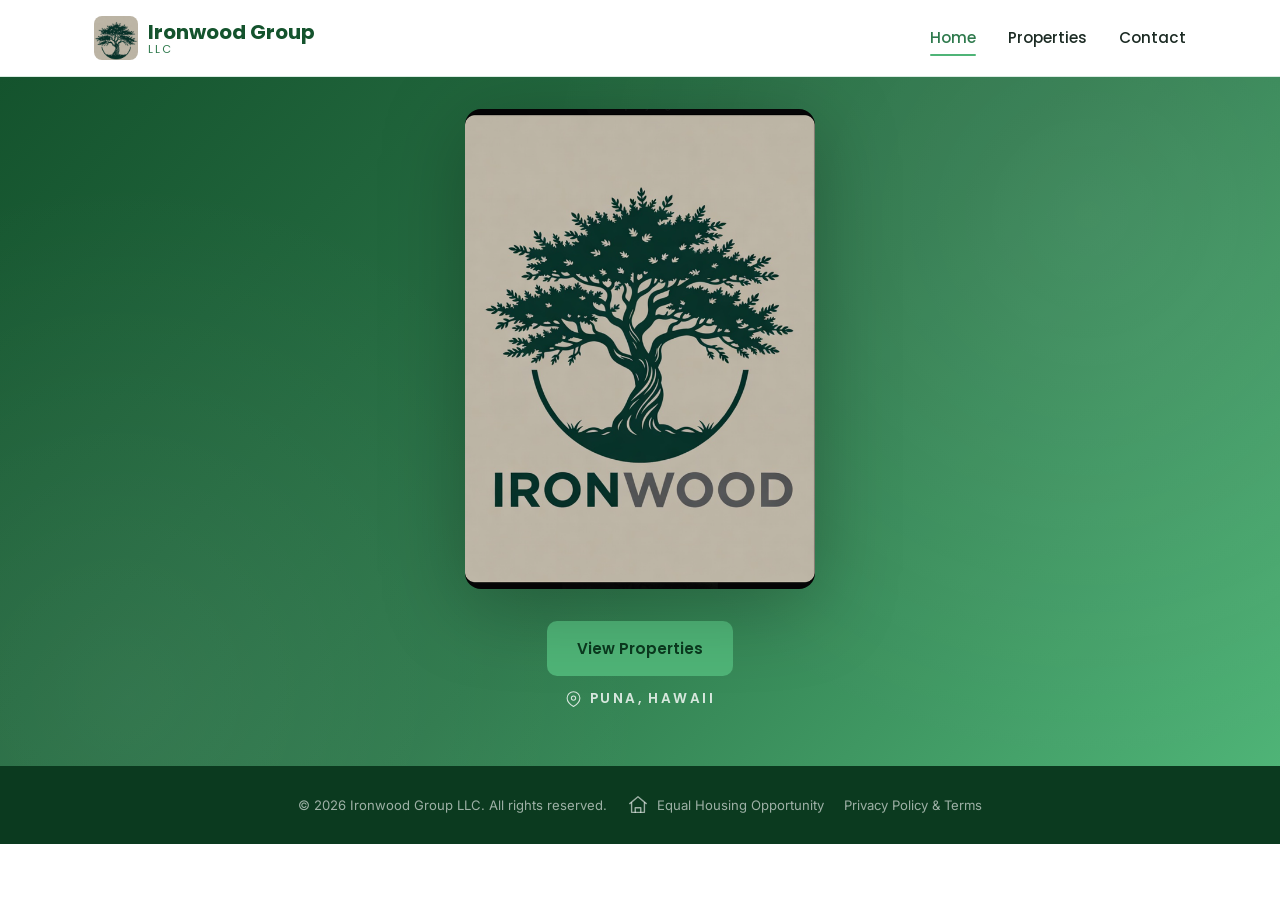
<file: index.html>
<!DOCTYPE html>
<html lang="en">
<head>
  <meta charset="UTF-8">
  <meta name="viewport" content="width=device-width, initial-scale=1.0">
  <title>Ironwood Group LLC | Property Sales, Rentals &amp; Management</title>
  <meta name="description" content="Ironwood Group LLC offers premier property sales, rentals, and management services. Browse our listings and get in touch with our team today.">
  <link rel="icon" type="image/svg+xml" href="assets/icons/favicon.svg">
  <link rel="preconnect" href="https://fonts.googleapis.com">
  <link rel="preconnect" href="https://fonts.gstatic.com" crossorigin>
  <link href="https://fonts.googleapis.com/css2?family=Inter:wght@400;500;600;700&family=Poppins:wght@500;600;700&display=swap" rel="stylesheet">
  <link rel="stylesheet" href="css/styles.css">
</head>
<body>

  <!-- Header -->
  <header class="site-header">
    <div class="navbar">
      <a href="index.html" class="logo">
        <img src="assets/icons/ironwood-logo-icon.png" alt="Ironwood Group LLC logo">
        <span class="logo-text">
          Ironwood Group
          <span class="logo-text-secondary">LLC</span>
        </span>
      </a>
      <ul class="nav-links" id="nav-links">
        <li><a href="index.html" class="active">Home</a></li>
        <li><a href="properties.html">Properties</a></li>
        <li><a href="contact.html">Contact</a></li>
      </ul>
      <button class="nav-toggle" id="nav-toggle" aria-label="Toggle navigation" aria-expanded="false">
        <span></span><span></span><span></span>
      </button>
    </div>
  </header>

  <!-- Hero -->
  <section class="hero">
    <div class="container">
      <div class="hero-art">
        <img src="assets/ironwood-tree.png" alt="Ironwood Group LLC tree logo">
      </div>
      <a href="properties.html" class="btn btn-primary">View Properties</a>
      <p class="hero-location">
        <svg viewBox="0 0 24 24" fill="none" stroke="currentColor" stroke-width="1.5" stroke-linecap="round" stroke-linejoin="round" aria-hidden="true">
          <path d="M21 10c0 7-9 12-9 12s-9-5-9-12a9 9 0 1 1 18 0z"/>
          <circle cx="12" cy="10" r="3"/>
        </svg>
        Puna, Hawaii
      </p>
    </div>
  </section>

  <!-- Footer -->
  <footer class="site-footer">
    <div class="container">
      <div class="footer-bottom">
        <p>&copy; 2026 Ironwood Group LLC. All rights reserved.</p>
        <div class="fair-housing">
          <svg viewBox="0 0 24 24" fill="none" stroke="currentColor" stroke-width="1.5" stroke-linecap="round" stroke-linejoin="round" aria-hidden="true">
            <path d="M3 10.5L12 3l9 7.5"/>
            <path d="M5 9.5V20h14V9.5"/>
            <path d="M9 20v-5h6v5"/>
          </svg>
          <span>Equal Housing Opportunity</span>
        </div>
        <a href="legal.html">Privacy Policy &amp; Terms</a>
      </div>
    </div>
  </footer>

  <script src="js/main.js"></script>
</body>
</html>
</file>
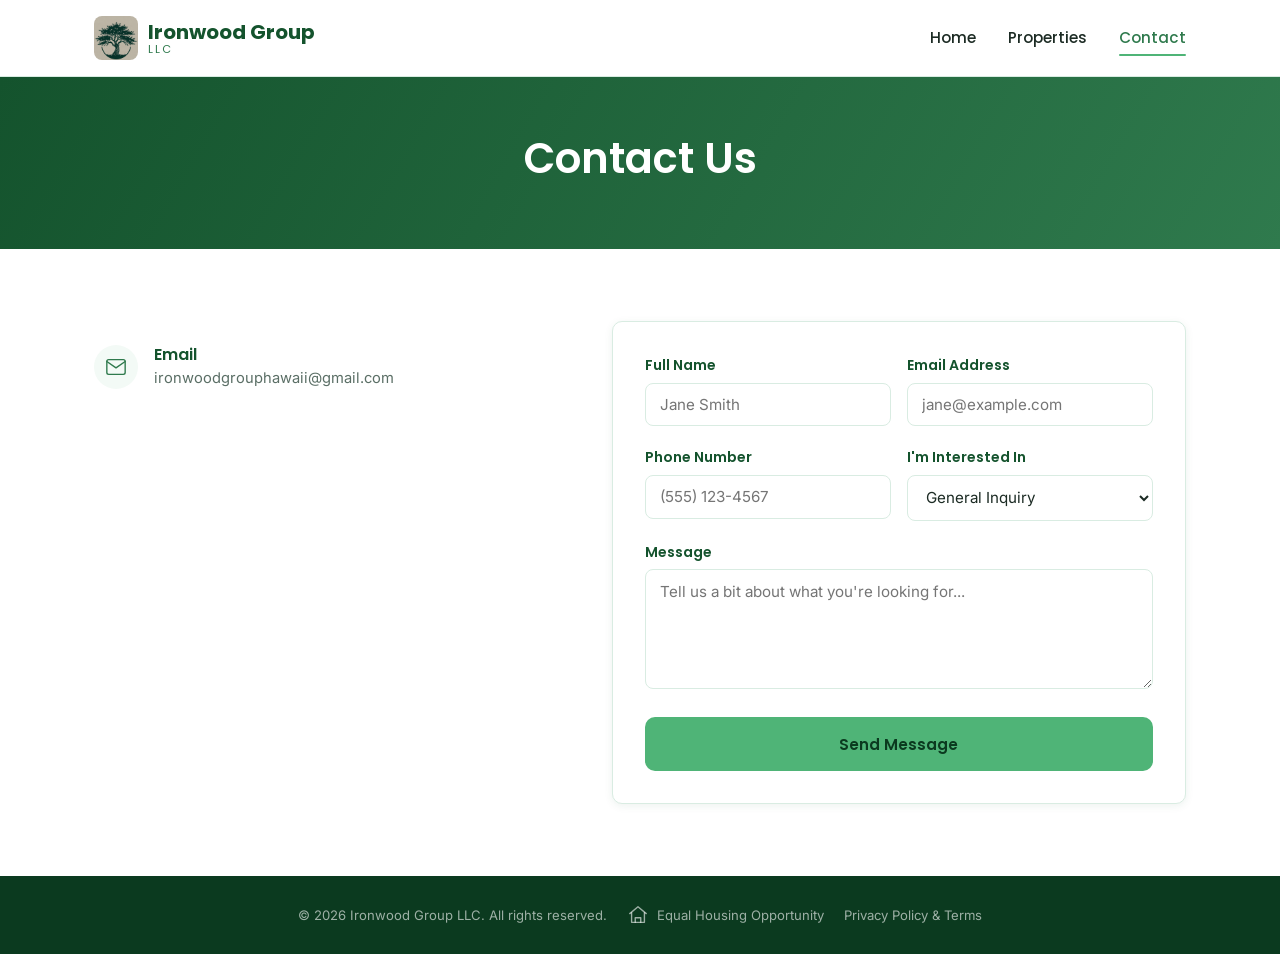
<file: contact.html>
<!DOCTYPE html>
<html lang="en">
<head>
  <meta charset="UTF-8">
  <meta name="viewport" content="width=device-width, initial-scale=1.0">
  <title>Contact | Ironwood Group LLC</title>
  <meta name="description" content="Get in touch with Ironwood Group LLC for property sales, rentals, management, and investment inquiries.">
  <link rel="icon" type="image/svg+xml" href="assets/icons/favicon.svg">
  <link rel="preconnect" href="https://fonts.googleapis.com">
  <link rel="preconnect" href="https://fonts.gstatic.com" crossorigin>
  <link href="https://fonts.googleapis.com/css2?family=Inter:wght@400;500;600;700&family=Poppins:wght@500;600;700&display=swap" rel="stylesheet">
  <link rel="stylesheet" href="css/styles.css">
</head>
<body>

  <!-- Header -->
  <header class="site-header">
    <div class="navbar">
      <a href="index.html" class="logo">
        <img src="assets/icons/ironwood-logo-icon.png" alt="Ironwood Group LLC logo">
        <span class="logo-text">
          Ironwood Group
          <span class="logo-text-secondary">LLC</span>
        </span>
      </a>
      <ul class="nav-links" id="nav-links">
        <li><a href="index.html">Home</a></li>
        <li><a href="properties.html">Properties</a></li>
        <li><a href="contact.html" class="active">Contact</a></li>
      </ul>
      <button class="nav-toggle" id="nav-toggle" aria-label="Toggle navigation" aria-expanded="false">
        <span></span><span></span><span></span>
      </button>
    </div>
  </header>

  <!-- Page Banner -->
  <section class="page-banner">
    <div class="container">
      <h1>Contact Us</h1>
    </div>
  </section>

  <!-- Contact -->
  <section class="section">
    <div class="container">
      <div class="contact-grid">

        <div class="contact-info">
          <div class="contact-info-list">
            <div class="contact-info-item">
              <div class="icon-wrap">
                <svg viewBox="0 0 24 24" fill="none" stroke="currentColor" stroke-width="1.5" stroke-linecap="round" stroke-linejoin="round">
                  <rect x="2" y="4" width="20" height="16" rx="2"/>
                  <path d="M22 6l-10 7L2 6"/>
                </svg>
              </div>
              <div>
                <h4>Email</h4>
                <p><a href="mailto:ironwoodgrouphawaii@gmail.com">ironwoodgrouphawaii@gmail.com</a></p>
              </div>
            </div>
          </div>
        </div>

        <div class="contact-form-wrap">
          <div class="form-card">
            <div class="form-success" id="form-success">
              Thank you for reaching out! Your message has been received and our team will get back to you within one business day.
            </div>
            <form id="contact-form" novalidate>
              <div class="form-row">
                <div class="form-group" id="group-name">
                  <label for="name">Full Name</label>
                  <input type="text" id="name" name="name" placeholder="Jane Smith" required>
                  <span class="form-error">Please enter your name.</span>
                </div>
                <div class="form-group" id="group-email">
                  <label for="email">Email Address</label>
                  <input type="email" id="email" name="email" placeholder="jane@example.com" required>
                  <span class="form-error">Please enter a valid email address.</span>
                </div>
              </div>

              <div class="form-row">
                <div class="form-group" id="group-phone">
                  <label for="phone">Phone Number</label>
                  <input type="tel" id="phone" name="phone" placeholder="(555) 123-4567">
                </div>
                <div class="form-group" id="group-subject">
                  <label for="subject">I'm Interested In</label>
                  <select id="subject" name="subject">
                    <option value="general">General Inquiry</option>
                    <option value="buying">Buying a Property</option>
                    <option value="renting">Renting a Property</option>
                    <option value="selling">Selling / Listing My Property</option>
                    <option value="management">Property Management</option>
                  </select>
                </div>
              </div>

              <div class="form-group" id="group-message">
                <label for="message">Message</label>
                <textarea id="message" name="message" placeholder="Tell us a bit about what you're looking for..." required></textarea>
                <span class="form-error">Please enter a message.</span>
              </div>

              <button type="submit" class="btn btn-primary btn-block">Send Message</button>
            </form>
          </div>
        </div>

      </div>
    </div>
  </section>

  <!-- Footer -->
  <footer class="site-footer">
    <div class="container">
      <div class="footer-bottom">
        <p>&copy; 2026 Ironwood Group LLC. All rights reserved.</p>
        <div class="fair-housing">
          <svg viewBox="0 0 24 24" fill="none" stroke="currentColor" stroke-width="1.5" stroke-linecap="round" stroke-linejoin="round" aria-hidden="true">
            <path d="M3 10.5L12 3l9 7.5"/>
            <path d="M5 9.5V20h14V9.5"/>
            <path d="M9 20v-5h6v5"/>
          </svg>
          <span>Equal Housing Opportunity</span>
        </div>
        <a href="legal.html">Privacy Policy &amp; Terms</a>
      </div>
    </div>
  </footer>

  <script src="js/main.js"></script>
</body>
</html>
</file>
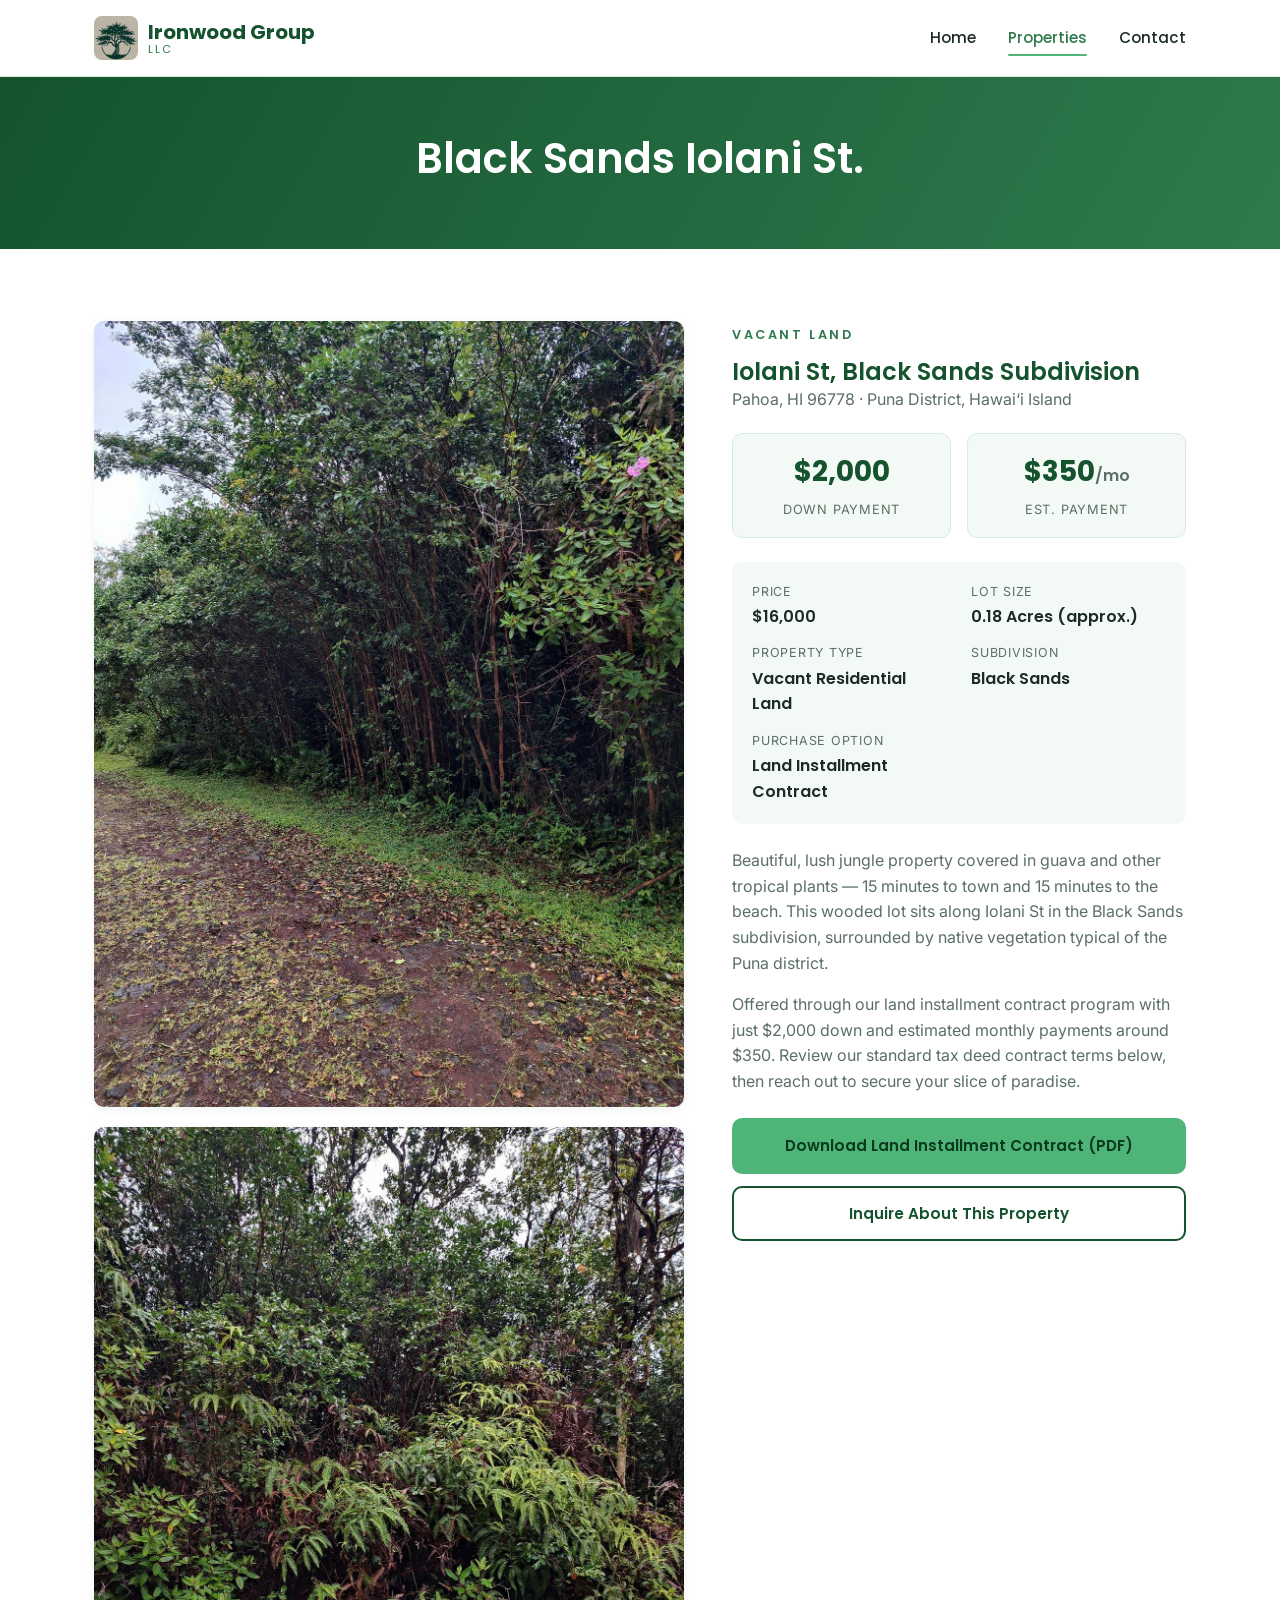
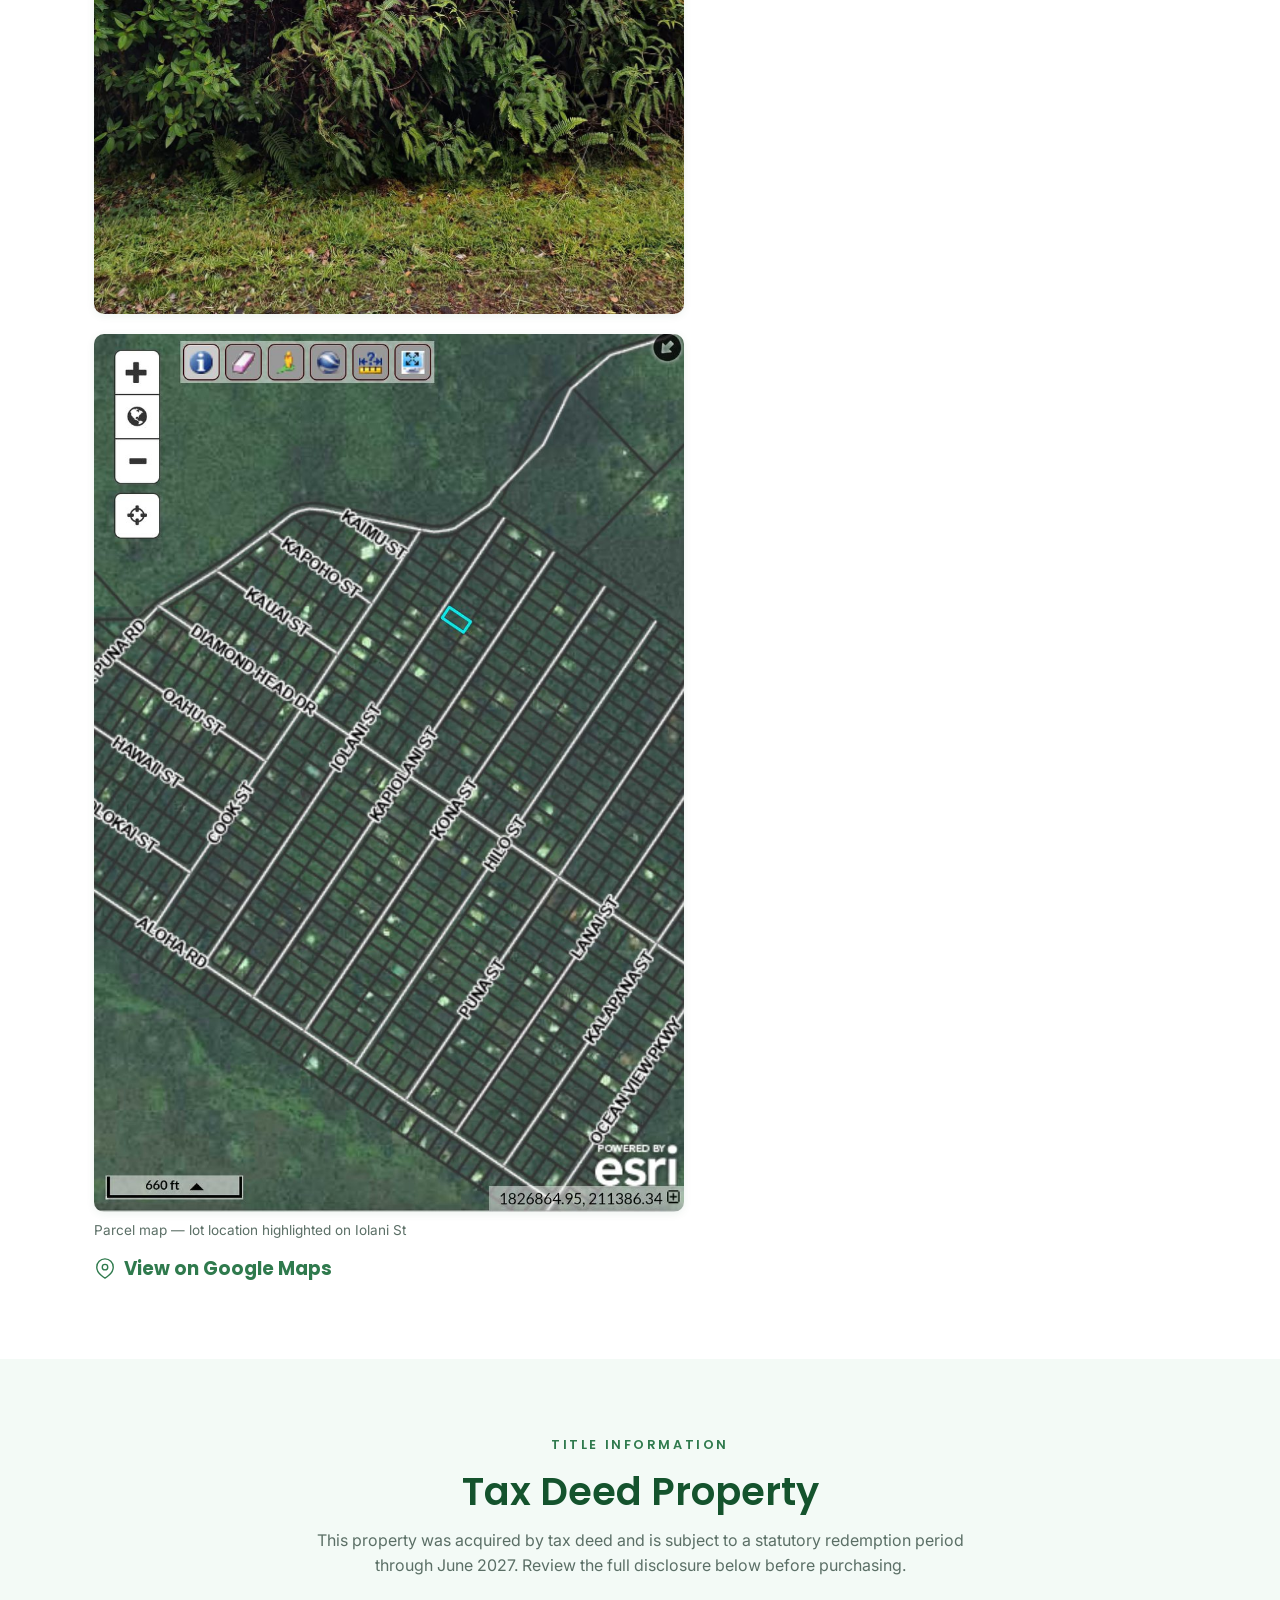
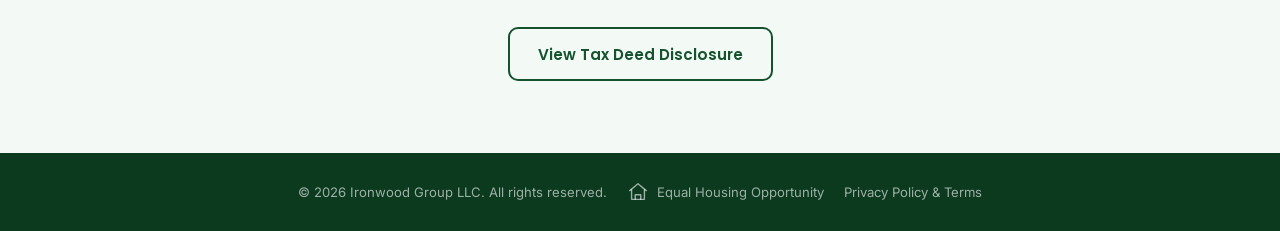
<file: iolani1.html>
<!DOCTYPE html>
<html lang="en">
<head>
  <meta charset="UTF-8">
  <meta name="viewport" content="width=device-width, initial-scale=1.0">
  <title>Black Sands Iolani St. | Ironwood Group LLC</title>
  <meta name="description" content="Vacant land lot on Iolani St in the Black Sands subdivision, Pahoa, HI. Available through Ironwood Group LLC's land installment contract program.">
  <link rel="icon" type="image/svg+xml" href="assets/icons/favicon.svg">
  <link rel="preconnect" href="https://fonts.googleapis.com">
  <link rel="preconnect" href="https://fonts.gstatic.com" crossorigin>
  <link href="https://fonts.googleapis.com/css2?family=Inter:wght@400;500;600;700&family=Poppins:wght@500;600;700&display=swap" rel="stylesheet">
  <link rel="stylesheet" href="css/styles.css">
</head>
<body>

  <!-- Header -->
  <header class="site-header">
    <div class="navbar">
      <a href="index.html" class="logo">
        <img src="assets/icons/ironwood-logo-icon.png" alt="Ironwood Group LLC logo">
        <span class="logo-text">
          Ironwood Group
          <span class="logo-text-secondary">LLC</span>
        </span>
      </a>
      <ul class="nav-links" id="nav-links">
        <li><a href="index.html">Home</a></li>
        <li><a href="properties.html" class="active">Properties</a></li>
        <li><a href="contact.html">Contact</a></li>
      </ul>
      <button class="nav-toggle" id="nav-toggle" aria-label="Toggle navigation" aria-expanded="false">
        <span></span><span></span><span></span>
      </button>
    </div>
  </header>

  <!-- Page Banner -->
  <section class="page-banner">
    <div class="container">
      <h1>Black Sands Iolani St.</h1>
    </div>
  </section>

  <!-- Listing Detail -->
  <section class="section">
    <div class="container">
      <div class="listing-detail">

        <div class="listing-gallery">
          <img src="assets/properties/black-sands-iolani-st/iolani-1.jpg" alt="View of the wooded lot along Iolani St, Black Sands subdivision">
          <img src="assets/properties/black-sands-iolani-st/iolani-2.jpg" alt="Dense native vegetation on the Iolani St lot">
          <img src="assets/properties/black-sands-iolani-st/iolani-parcel-map.jpg" alt="Parcel map showing the lot's location on Iolani St in the Black Sands subdivision">
          <span class="gallery-caption">Parcel map &mdash; lot location highlighted on Iolani St</span>
          <a href="https://maps.app.goo.gl/fhNrmxEUd9MVEBAa6" target="_blank" rel="noopener" class="gallery-map-link">
            <svg viewBox="0 0 24 24" fill="none" stroke="currentColor" stroke-width="1.5" stroke-linecap="round" stroke-linejoin="round" aria-hidden="true">
              <path d="M21 10c0 7-9 12-9 12s-9-5-9-12a9 9 0 1 1 18 0z"/>
              <circle cx="12" cy="10" r="3"/>
            </svg>
            View on Google Maps
          </a>
        </div>

        <div class="listing-info">
          <span class="eyebrow" style="display:inline-block; font-family: var(--font-heading); font-size:0.8rem; font-weight:600; letter-spacing:0.2em; text-transform:uppercase; color: var(--color-secondary); margin-bottom:0.75rem;">Vacant Land</span>
          <h2>Iolani St, Black Sands Subdivision</h2>
          <p class="listing-location">Pahoa, HI 96778 &middot; Puna District, Hawai&#8216;i Island</p>

          <div class="price-highlight">
            <div class="price-highlight-item">
              <span class="price-highlight-value">$2,000</span>
              <span class="price-highlight-label">Down Payment</span>
            </div>
            <div class="price-highlight-item">
              <span class="price-highlight-value">$350<small>/mo</small></span>
              <span class="price-highlight-label">Est. Payment</span>
            </div>
          </div>

          <dl class="listing-facts">
            <div>
              <dt>Price</dt>
              <dd>$16,000</dd>
            </div>
            <div>
              <dt>Lot Size</dt>
              <dd>0.18 Acres (approx.)</dd>
            </div>
            <div>
              <dt>Property Type</dt>
              <dd>Vacant Residential Land</dd>
            </div>
            <div>
              <dt>Subdivision</dt>
              <dd>Black Sands</dd>
            </div>
            <div>
              <dt>Purchase Option</dt>
              <dd>Land Installment Contract</dd>
            </div>
          </dl>

          <p>Beautiful, lush jungle property covered in guava and other tropical plants &mdash; 15 minutes to town and 15 minutes to the beach. This wooded lot sits along Iolani St in the Black Sands subdivision, surrounded by native vegetation typical of the Puna district.</p>
          <p>Offered through our land installment contract program with just $2,000 down and estimated monthly payments around $350. Review our standard tax deed contract terms below, then reach out to secure your slice of paradise.</p>

          <div class="listing-actions">
            <a href="assets/documents/hawaii-land-installment-contract.pdf" class="btn btn-primary" download>Download Land Installment Contract (PDF)</a>
            <a href="mailto:ironwoodgrouphawaii@gmail.com?subject=Inquiry%20About%20Black%20Sands%20Iolani%20St." class="btn btn-dark-outline">Inquire About This Property</a>
          </div>
        </div>

      </div>
    </div>
  </section>

  <!-- Tax Deed Disclosure -->
  <section class="section section-alt">
    <div class="container">
      <div class="section-header">
        <span class="eyebrow">Title Information</span>
        <h2>Tax Deed Property</h2>
        <p>This property was acquired by tax deed and is subject to a statutory redemption period through June 2027. Review the full disclosure below before purchasing.</p>
      </div>
      <div style="text-align:center;">
        <button type="button" class="btn btn-dark-outline" id="tax-deed-btn">View Tax Deed Disclosure</button>
      </div>
    </div>
  </section>

  <!-- Tax Deed Disclosure Modal -->
  <dialog id="tax-deed-modal" class="modal">
    <div class="modal-content">
      <button type="button" class="modal-close" id="tax-deed-close" aria-label="Close">&times;</button>
      <h2>Appendix A &mdash; Tax Deed Disclosure</h2>
      <p class="modal-notice">Important &mdash; please read carefully before purchasing.</p>

      <h3>What Is a Tax Deed?</h3>
      <p>A tax deed is issued when a property is sold by a government authority due to the prior owner's failure to pay real property taxes. The purchaser at a tax auction receives a tax deed conveying the government's interest in the property. Seller acquired this property by tax deed.</p>

      <h3>What Is the Redemption Period?</h3>
      <p>Under Hawaii law, the original property owner (or certain parties with an interest in the property) has the legal right to reclaim &mdash; or "redeem" &mdash; the property within a set period after the tax sale. During this redemption period, the original owner may pay all delinquent taxes, penalties, fees, and costs to reclaim full title to the property.</p>
      <p>If the original owner exercises their right of redemption, Seller's tax deed interest &mdash; and by extension, Buyer's interest under the Land Installment Contract &mdash; will be extinguished. Buyer will not acquire ownership of the property if redemption occurs.</p>

      <h3>Redemption Period Details</h3>
      <p><strong>Redemption Period Expiration Date: June 2027</strong></p>
      <p>After this date, the original owner's right to redeem the property expires and Seller's tax deed interest becomes more secure. However, tax deed title may still be subject to other legal challenges.</p>

      <h3>Refund Policy If Redemption Occurs</h3>
      <p>If the original owner exercises their right of redemption at any time during the term of the Land Installment Contract:</p>
      <ul>
        <li>This Land Installment Contract terminates automatically upon Seller receiving written notice or confirmation of redemption.</li>
        <li>Seller will refund the full amount of all payments made under the contract, including the down payment and all monthly payments received, within thirty (30) calendar days of Seller receiving the redemption refund from the applicable government authority, but in no event later than ninety (90) calendar days from the date of redemption.</li>
        <li>No interest is paid on refunded amounts.</li>
        <li>This refund is Buyer's sole and exclusive remedy in the event of redemption. Seller has no further liability to Buyer.</li>
      </ul>

      <h3>Property Use &amp; Belongings</h3>
      <p>Buyer may access and use the property during the term of the agreement. If redemption or default termination occurs, Buyer has ninety (90) calendar days from written notice to remove personal property from the land; anything remaining after that period is deemed abandoned and becomes Seller's property. Improvements made to the land are non-removable and non-compensable.</p>

      <p class="modal-footnote">Full terms are set out in Appendix A of the <a href="assets/documents/hawaii-land-installment-contract.pdf" download>Land Installment Contract (PDF)</a>.</p>
    </div>
  </dialog>

  <!-- Footer -->
  <footer class="site-footer">
    <div class="container">
      <div class="footer-bottom">
        <p>&copy; 2026 Ironwood Group LLC. All rights reserved.</p>
        <div class="fair-housing">
          <svg viewBox="0 0 24 24" fill="none" stroke="currentColor" stroke-width="1.5" stroke-linecap="round" stroke-linejoin="round" aria-hidden="true">
            <path d="M3 10.5L12 3l9 7.5"/>
            <path d="M5 9.5V20h14V9.5"/>
            <path d="M9 20v-5h6v5"/>
          </svg>
          <span>Equal Housing Opportunity</span>
        </div>
        <a href="legal.html">Privacy Policy &amp; Terms</a>
      </div>
    </div>
  </footer>

  <script src="js/main.js"></script>
</body>
</html>
</file>
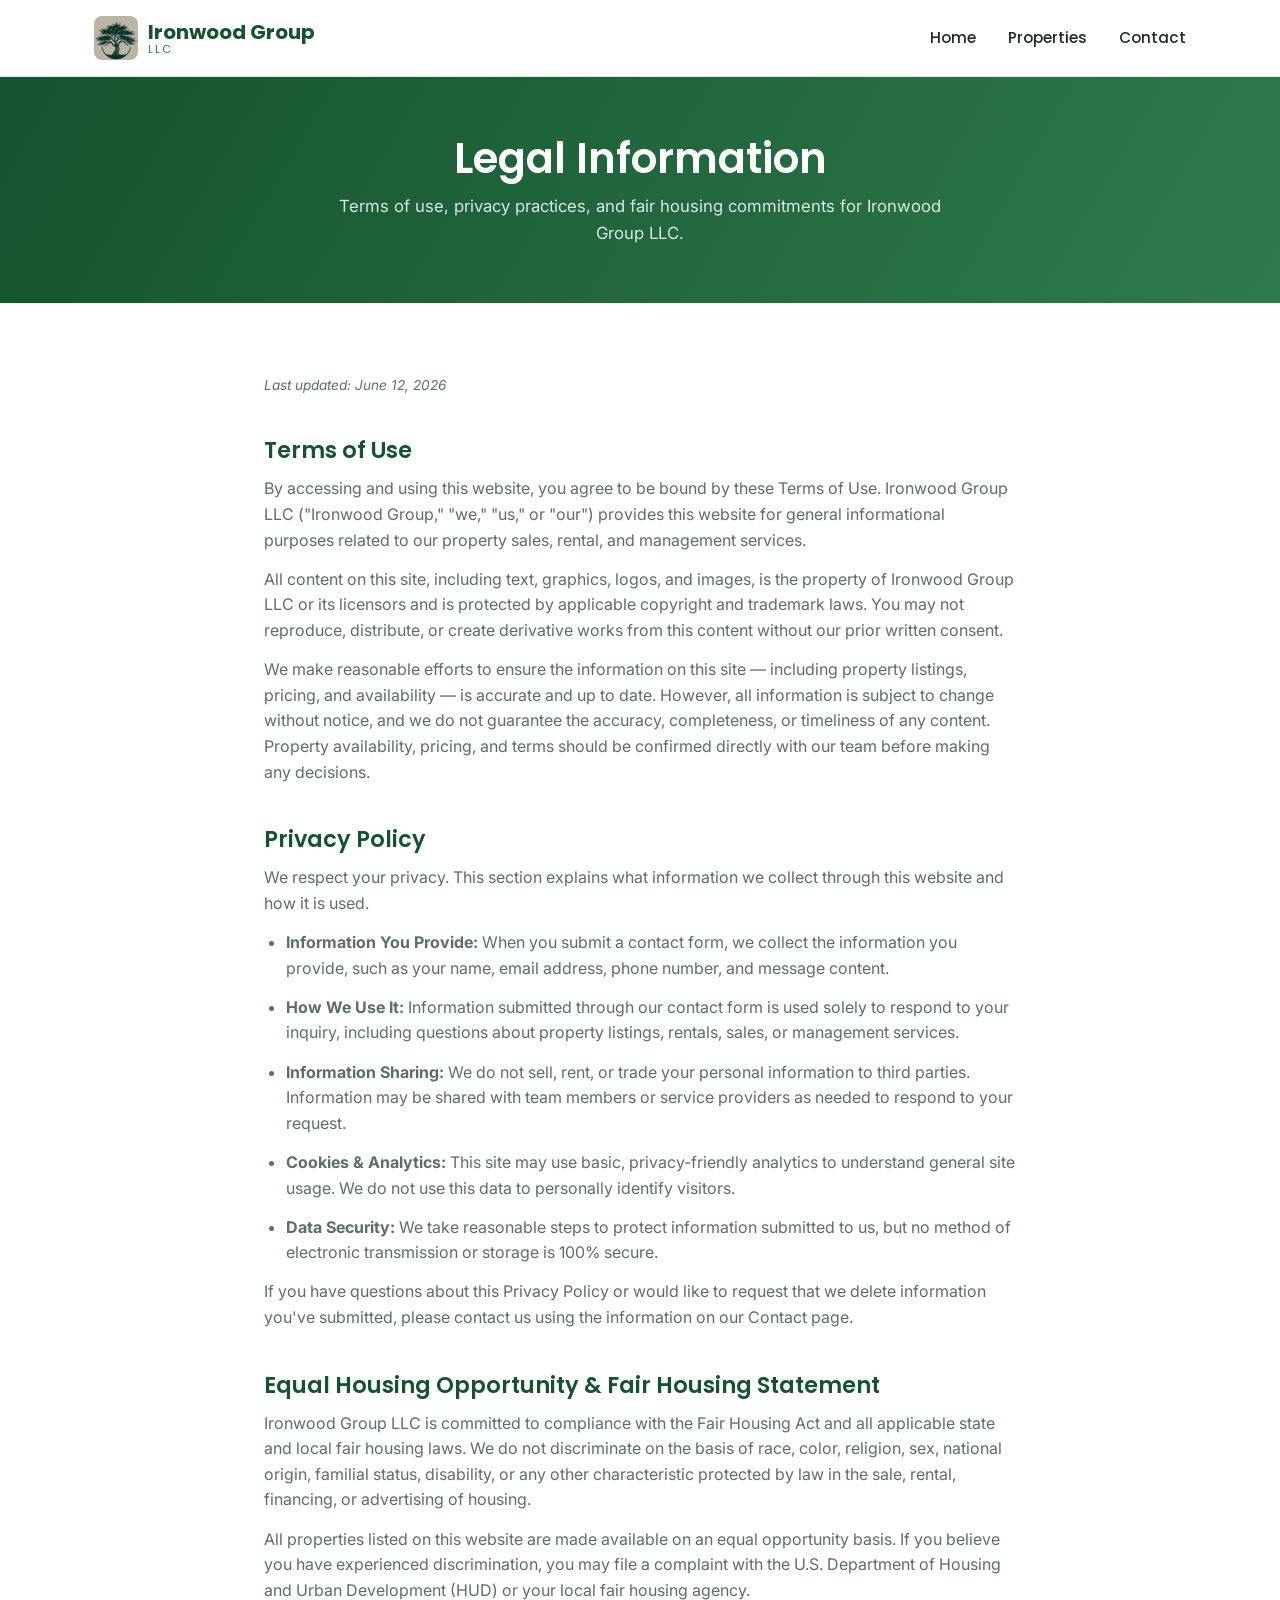
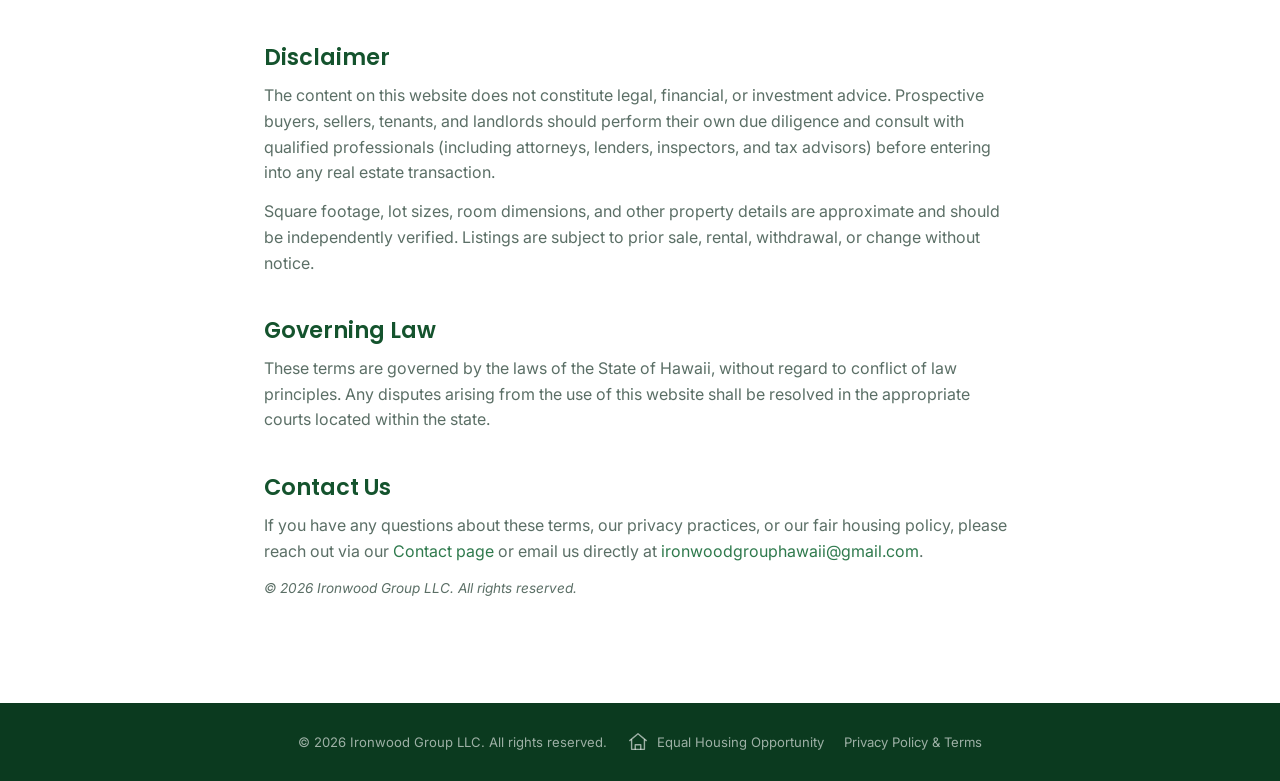
<file: legal.html>
<!DOCTYPE html>
<html lang="en">
<head>
  <meta charset="UTF-8">
  <meta name="viewport" content="width=device-width, initial-scale=1.0">
  <title>Legal | Ironwood Group LLC</title>
  <meta name="description" content="Terms of use, privacy policy, and fair housing statement for Ironwood Group LLC.">
  <link rel="icon" type="image/svg+xml" href="assets/icons/favicon.svg">
  <link rel="preconnect" href="https://fonts.googleapis.com">
  <link rel="preconnect" href="https://fonts.gstatic.com" crossorigin>
  <link href="https://fonts.googleapis.com/css2?family=Inter:wght@400;500;600;700&family=Poppins:wght@500;600;700&display=swap" rel="stylesheet">
  <link rel="stylesheet" href="css/styles.css">
</head>
<body>

  <!-- Header -->
  <header class="site-header">
    <div class="navbar">
      <a href="index.html" class="logo">
        <img src="assets/icons/ironwood-logo-icon.png" alt="Ironwood Group LLC logo">
        <span class="logo-text">
          Ironwood Group
          <span class="logo-text-secondary">LLC</span>
        </span>
      </a>
      <ul class="nav-links" id="nav-links">
        <li><a href="index.html">Home</a></li>
        <li><a href="properties.html">Properties</a></li>
        <li><a href="contact.html">Contact</a></li>
      </ul>
      <button class="nav-toggle" id="nav-toggle" aria-label="Toggle navigation" aria-expanded="false">
        <span></span><span></span><span></span>
      </button>
    </div>
  </header>

  <!-- Page Banner -->
  <section class="page-banner">
    <div class="container">
      <h1>Legal Information</h1>
      <p>Terms of use, privacy practices, and fair housing commitments for Ironwood Group LLC.</p>
    </div>
  </section>

  <!-- Legal Content -->
  <section class="section">
    <div class="container legal-content">
      <p class="updated-date">Last updated: June 12, 2026</p>

      <h2>Terms of Use</h2>
      <p>By accessing and using this website, you agree to be bound by these Terms of Use. Ironwood Group LLC ("Ironwood Group," "we," "us," or "our") provides this website for general informational purposes related to our property sales, rental, and management services.</p>
      <p>All content on this site, including text, graphics, logos, and images, is the property of Ironwood Group LLC or its licensors and is protected by applicable copyright and trademark laws. You may not reproduce, distribute, or create derivative works from this content without our prior written consent.</p>
      <p>We make reasonable efforts to ensure the information on this site &mdash; including property listings, pricing, and availability &mdash; is accurate and up to date. However, all information is subject to change without notice, and we do not guarantee the accuracy, completeness, or timeliness of any content. Property availability, pricing, and terms should be confirmed directly with our team before making any decisions.</p>

      <h2>Privacy Policy</h2>
      <p>We respect your privacy. This section explains what information we collect through this website and how it is used.</p>
      <ul>
        <li><strong>Information You Provide:</strong> When you submit a contact form, we collect the information you provide, such as your name, email address, phone number, and message content.</li>
        <li><strong>How We Use It:</strong> Information submitted through our contact form is used solely to respond to your inquiry, including questions about property listings, rentals, sales, or management services.</li>
        <li><strong>Information Sharing:</strong> We do not sell, rent, or trade your personal information to third parties. Information may be shared with team members or service providers as needed to respond to your request.</li>
        <li><strong>Cookies &amp; Analytics:</strong> This site may use basic, privacy-friendly analytics to understand general site usage. We do not use this data to personally identify visitors.</li>
        <li><strong>Data Security:</strong> We take reasonable steps to protect information submitted to us, but no method of electronic transmission or storage is 100% secure.</li>
      </ul>
      <p>If you have questions about this Privacy Policy or would like to request that we delete information you've submitted, please contact us using the information on our Contact page.</p>

      <h2>Equal Housing Opportunity &amp; Fair Housing Statement</h2>
      <p>Ironwood Group LLC is committed to compliance with the Fair Housing Act and all applicable state and local fair housing laws. We do not discriminate on the basis of race, color, religion, sex, national origin, familial status, disability, or any other characteristic protected by law in the sale, rental, financing, or advertising of housing.</p>
      <p>All properties listed on this website are made available on an equal opportunity basis. If you believe you have experienced discrimination, you may file a complaint with the U.S. Department of Housing and Urban Development (HUD) or your local fair housing agency.</p>

      <h2>Disclaimer</h2>
      <p>The content on this website does not constitute legal, financial, or investment advice. Prospective buyers, sellers, tenants, and landlords should perform their own due diligence and consult with qualified professionals (including attorneys, lenders, inspectors, and tax advisors) before entering into any real estate transaction.</p>
      <p>Square footage, lot sizes, room dimensions, and other property details are approximate and should be independently verified. Listings are subject to prior sale, rental, withdrawal, or change without notice.</p>

      <h2>Governing Law</h2>
      <p>These terms are governed by the laws of the State of Hawaii, without regard to conflict of law principles. Any disputes arising from the use of this website shall be resolved in the appropriate courts located within the state.</p>

      <h2>Contact Us</h2>
      <p>If you have any questions about these terms, our privacy practices, or our fair housing policy, please reach out via our <a href="contact.html">Contact page</a> or email us directly at <a href="mailto:ironwoodgrouphawaii@gmail.com">ironwoodgrouphawaii@gmail.com</a>.</p>

      <p class="updated-date">&copy; 2026 Ironwood Group LLC. All rights reserved.</p>
    </div>
  </section>

  <!-- Footer -->
  <footer class="site-footer">
    <div class="container">
      <div class="footer-bottom">
        <p>&copy; 2026 Ironwood Group LLC. All rights reserved.</p>
        <div class="fair-housing">
          <svg viewBox="0 0 24 24" fill="none" stroke="currentColor" stroke-width="1.5" stroke-linecap="round" stroke-linejoin="round" aria-hidden="true">
            <path d="M3 10.5L12 3l9 7.5"/>
            <path d="M5 9.5V20h14V9.5"/>
            <path d="M9 20v-5h6v5"/>
          </svg>
          <span>Equal Housing Opportunity</span>
        </div>
        <a href="legal.html">Privacy Policy &amp; Terms</a>
      </div>
    </div>
  </footer>

  <script src="js/main.js"></script>
</body>
</html>
</file>
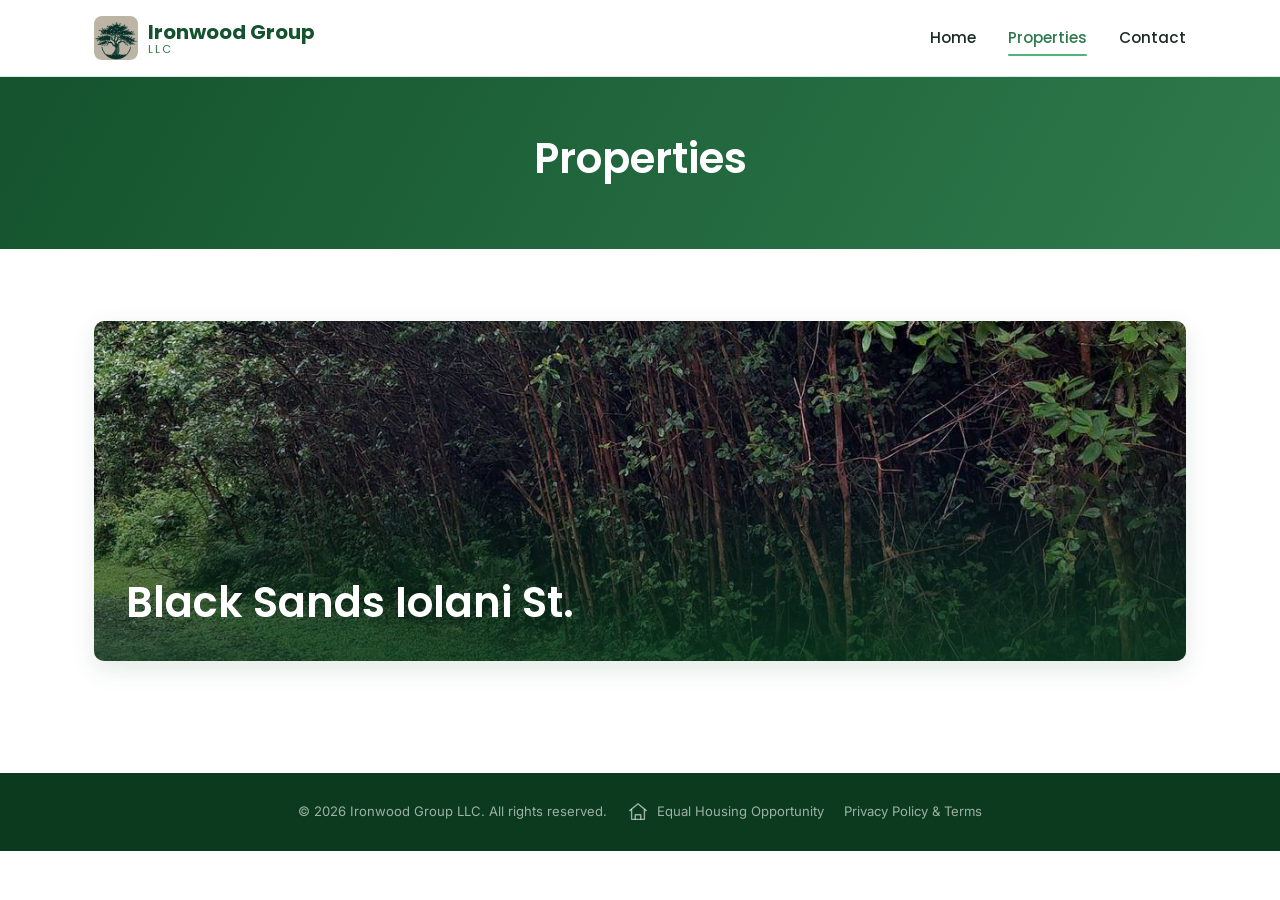
<file: properties.html>
<!DOCTYPE html>
<html lang="en">
<head>
  <meta charset="UTF-8">
  <meta name="viewport" content="width=device-width, initial-scale=1.0">
  <title>Properties | Ironwood Group LLC</title>
  <meta name="description" content="Browse current property listings for sale and for rent from Ironwood Group LLC.">
  <link rel="icon" type="image/svg+xml" href="assets/icons/favicon.svg">
  <link rel="preconnect" href="https://fonts.googleapis.com">
  <link rel="preconnect" href="https://fonts.gstatic.com" crossorigin>
  <link href="https://fonts.googleapis.com/css2?family=Inter:wght@400;500;600;700&family=Poppins:wght@500;600;700&display=swap" rel="stylesheet">
  <link rel="stylesheet" href="css/styles.css">
</head>
<body>

  <!-- Header -->
  <header class="site-header">
    <div class="navbar">
      <a href="index.html" class="logo">
        <img src="assets/icons/ironwood-logo-icon.png" alt="Ironwood Group LLC logo">
        <span class="logo-text">
          Ironwood Group
          <span class="logo-text-secondary">LLC</span>
        </span>
      </a>
      <ul class="nav-links" id="nav-links">
        <li><a href="index.html">Home</a></li>
        <li><a href="properties.html" class="active">Properties</a></li>
        <li><a href="contact.html">Contact</a></li>
      </ul>
      <button class="nav-toggle" id="nav-toggle" aria-label="Toggle navigation" aria-expanded="false">
        <span></span><span></span><span></span>
      </button>
    </div>
  </header>

  <!-- Page Banner -->
  <section class="page-banner">
    <div class="container">
      <h1>Properties</h1>
    </div>
  </section>

  <!-- Properties -->
  <section class="section">
    <div class="container">

      <a href="iolani1.html" class="spotlight-card">
        <img src="assets/properties/black-sands-iolani-st/iolani-1.jpg" alt="Wooded vacant land lot on Iolani St in the Black Sands subdivision, Pahoa, HI">
        <span class="spotlight-overlay">
          <h2>Black Sands Iolani St.</h2>
        </span>
      </a>

    </div>
  </section>

  <!-- Footer -->
  <footer class="site-footer">
    <div class="container">
      <div class="footer-bottom">
        <p>&copy; 2026 Ironwood Group LLC. All rights reserved.</p>
        <div class="fair-housing">
          <svg viewBox="0 0 24 24" fill="none" stroke="currentColor" stroke-width="1.5" stroke-linecap="round" stroke-linejoin="round" aria-hidden="true">
            <path d="M3 10.5L12 3l9 7.5"/>
            <path d="M5 9.5V20h14V9.5"/>
            <path d="M9 20v-5h6v5"/>
          </svg>
          <span>Equal Housing Opportunity</span>
        </div>
        <a href="legal.html">Privacy Policy &amp; Terms</a>
      </div>
    </div>
  </footer>

  <script src="js/main.js"></script>
</body>
</html>
</file>
<file: css/styles.css>
/* ==========================================================================
   Ironwood Group LLC — Site Stylesheet
   ========================================================================== */

:root {
  /* Tropical green, professional palette */
  --color-primary: #14532d;        /* deep forest green */
  --color-primary-dark: #0b3a1f;
  --color-secondary: #2f7a4d;       /* mid tropical green */
  --color-accent: #4fb477;          /* fresh tropical accent */
  --color-accent-light: #aee6c4;
  --color-sand: #d8a45c;            /* warm sand accent for "Rent" badges */
  --color-bg: #ffffff;
  --color-bg-alt: #f3faf6;
  --color-text: #1c2b24;
  --color-text-muted: #5b6f66;
  --color-border: #d9ece2;

  --font-heading: "Poppins", "Segoe UI", Arial, sans-serif;
  --font-body: "Inter", "Segoe UI", Arial, sans-serif;

  --container-width: 1140px;
  --radius: 10px;
  --shadow-sm: 0 2px 8px rgba(20, 83, 45, 0.08);
  --shadow-md: 0 8px 24px rgba(20, 83, 45, 0.12);
  --transition: 0.2s ease;
}

/* ---------- Reset ---------- */
* {
  margin: 0;
  padding: 0;
  box-sizing: border-box;
}

html {
  scroll-behavior: smooth;
}

body {
  font-family: var(--font-body);
  color: var(--color-text);
  background-color: var(--color-bg);
  line-height: 1.6;
  -webkit-font-smoothing: antialiased;
}

img {
  max-width: 100%;
  display: block;
}

a {
  color: var(--color-secondary);
  text-decoration: none;
  transition: color var(--transition);
}

a:hover {
  color: var(--color-accent);
}

ul {
  list-style: none;
}

h1, h2, h3, h4 {
  font-family: var(--font-heading);
  font-weight: 600;
  line-height: 1.25;
  color: var(--color-primary);
}

.container {
  width: 100%;
  max-width: var(--container-width);
  margin: 0 auto;
  padding: 0 24px;
}

/* ---------- Buttons ---------- */
.btn {
  display: inline-block;
  font-family: var(--font-heading);
  font-weight: 600;
  font-size: 0.95rem;
  padding: 0.85rem 1.75rem;
  border-radius: var(--radius);
  border: 2px solid transparent;
  cursor: pointer;
  transition: all var(--transition);
  text-align: center;
}

.btn-primary {
  background-color: var(--color-accent);
  color: var(--color-primary-dark);
}

.btn-primary:hover {
  background-color: var(--color-secondary);
  color: #fff;
}

.btn-outline {
  background-color: transparent;
  border-color: rgba(255, 255, 255, 0.7);
  color: #fff;
}

.btn-outline:hover {
  background-color: rgba(255, 255, 255, 0.15);
  border-color: #fff;
  color: #fff;
}

.btn-dark-outline {
  background-color: transparent;
  border-color: var(--color-primary);
  color: var(--color-primary);
}

.btn-dark-outline:hover {
  background-color: var(--color-primary);
  color: #fff;
}

.btn-small {
  padding: 0.55rem 1.25rem;
  font-size: 0.85rem;
}

.btn-block {
  width: 100%;
}

/* ---------- Header / Navigation ---------- */
.site-header {
  position: sticky;
  top: 0;
  z-index: 100;
  background-color: var(--color-bg);
  border-bottom: 1px solid var(--color-border);
}

.navbar {
  display: flex;
  align-items: center;
  justify-content: space-between;
  padding: 1rem 24px;
  max-width: var(--container-width);
  margin: 0 auto;
}

.logo {
  display: flex;
  align-items: center;
  gap: 0.6rem;
  font-family: var(--font-heading);
  font-weight: 700;
  font-size: 1.25rem;
  color: var(--color-primary);
}

.logo svg,
.logo img {
  width: 44px;
  height: 44px;
  flex-shrink: 0;
  border-radius: 8px;
  object-fit: cover;
}

.logo .logo-text-secondary {
  color: var(--color-secondary);
  font-weight: 400;
  display: block;
  font-size: 0.7rem;
  letter-spacing: 0.18em;
  text-transform: uppercase;
}

.logo-text {
  display: flex;
  flex-direction: column;
  line-height: 1.1;
}

.nav-links {
  display: flex;
  align-items: center;
  gap: 2rem;
}

.nav-links a {
  font-family: var(--font-heading);
  font-weight: 500;
  font-size: 0.95rem;
  color: var(--color-text);
  position: relative;
  padding: 0.25rem 0;
}

.nav-links a:hover,
.nav-links a.active {
  color: var(--color-secondary);
}

.nav-links a.active::after {
  content: "";
  position: absolute;
  left: 0;
  bottom: -4px;
  width: 100%;
  height: 2px;
  background-color: var(--color-accent);
  border-radius: 2px;
}

.nav-toggle {
  display: none;
  flex-direction: column;
  justify-content: center;
  gap: 5px;
  background: none;
  border: none;
  cursor: pointer;
  padding: 8px;
}

.nav-toggle span {
  display: block;
  width: 24px;
  height: 2px;
  background-color: var(--color-primary);
  border-radius: 2px;
  transition: all var(--transition);
}

/* ---------- Hero ---------- */
.hero {
  background: linear-gradient(135deg, var(--color-primary) 0%, var(--color-secondary) 55%, var(--color-accent) 100%);
  color: #fff;
  padding: 2rem 0 3.5rem;
  position: relative;
  overflow: hidden;
}

.hero::before {
  content: "";
  position: absolute;
  inset: 0;
  background-image:
    radial-gradient(circle at 85% 20%, rgba(255, 255, 255, 0.08) 0, transparent 45%),
    radial-gradient(circle at 10% 90%, rgba(255, 255, 255, 0.06) 0, transparent 40%);
}

.hero .container {
  position: relative;
  display: flex;
  flex-direction: column;
  align-items: center;
  gap: 2rem;
}

.hero-art {
  display: flex;
  justify-content: center;
}

.hero-art img {
  max-width: 100%;
  max-height: 480px;
  width: auto;
  border-radius: 16px;
  filter: drop-shadow(0 16px 40px rgba(0, 0, 0, 0.25));
}

.hero-location {
  display: flex;
  align-items: center;
  gap: 0.5rem;
  margin-top: -1.25rem;
  font-family: var(--font-heading);
  font-size: 0.85rem;
  font-weight: 600;
  letter-spacing: 0.18em;
  text-transform: uppercase;
  color: rgba(255, 255, 255, 0.8);
}

.hero-location svg {
  width: 17px;
  height: 17px;
  flex-shrink: 0;
}

/* ---------- Page Banner (for inner pages) ---------- */
.page-banner {
  background: linear-gradient(120deg, var(--color-primary) 0%, var(--color-secondary) 100%);
  color: #fff;
  padding: 3.5rem 0;
  text-align: center;
}

.page-banner h1 {
  color: #fff;
  font-size: clamp(1.9rem, 4vw, 2.6rem);
  margin-bottom: 0.5rem;
}

.page-banner p {
  color: rgba(255, 255, 255, 0.85);
  font-size: 1.05rem;
  max-width: 640px;
  margin: 0 auto;
}

/* ---------- Sections ---------- */
.section {
  padding: 4.5rem 0;
}

.section-alt {
  background-color: var(--color-bg-alt);
}

.section-header {
  text-align: center;
  max-width: 680px;
  margin: 0 auto 3rem;
}

.section-header .eyebrow {
  display: inline-block;
  font-family: var(--font-heading);
  font-size: 0.8rem;
  font-weight: 600;
  letter-spacing: 0.2em;
  text-transform: uppercase;
  color: var(--color-secondary);
  margin-bottom: 0.75rem;
}

.section-header h2 {
  font-size: clamp(1.8rem, 3.5vw, 2.4rem);
  margin-bottom: 0.75rem;
}

.section-header p {
  color: var(--color-text-muted);
}

/* ---------- Featured Land Listing ---------- */
.spotlight-card {
  position: relative;
  display: block;
  height: 340px;
  border-radius: var(--radius);
  overflow: hidden;
  margin-bottom: 2.5rem;
  box-shadow: var(--shadow-md);
}

.spotlight-card img {
  width: 100%;
  height: 100%;
  object-fit: cover;
  transition: transform 0.4s ease;
}

.spotlight-card:hover img {
  transform: scale(1.05);
}

.spotlight-overlay {
  position: absolute;
  inset: 0;
  display: flex;
  align-items: flex-end;
  padding: 2rem;
  background: linear-gradient(180deg, rgba(11, 58, 31, 0) 45%, rgba(11, 58, 31, 0.78) 100%);
}

.spotlight-overlay h2 {
  color: #fff;
  font-size: clamp(1.6rem, 4vw, 2.6rem);
  margin: 0;
}

/* ---------- Contact Page ---------- */
.contact-grid {
  display: grid;
  grid-template-columns: 0.9fr 1.1fr;
  gap: 3rem;
}

.contact-info-list {
  display: flex;
  flex-direction: column;
  gap: 1.5rem;
  margin-top: 1.5rem;
}

.contact-info-item {
  display: flex;
  gap: 1rem;
  align-items: flex-start;
}

.contact-info-item .icon-wrap {
  width: 44px;
  height: 44px;
  border-radius: 50%;
  background-color: var(--color-bg-alt);
  display: flex;
  align-items: center;
  justify-content: center;
  flex-shrink: 0;
}

.contact-info-item .icon-wrap svg {
  width: 22px;
  height: 22px;
  stroke: var(--color-secondary);
}

.contact-info-item h4 {
  font-size: 1rem;
  margin-bottom: 0.15rem;
}

.contact-info-item p,
.contact-info-item a {
  color: var(--color-text-muted);
  font-size: 0.92rem;
}

/* ---------- Forms ---------- */
.form-card {
  background-color: #fff;
  border: 1px solid var(--color-border);
  border-radius: var(--radius);
  padding: 2rem;
  box-shadow: var(--shadow-sm);
}

.form-row {
  display: grid;
  grid-template-columns: 1fr 1fr;
  gap: 1rem;
}

.form-group {
  margin-bottom: 1.25rem;
}

.form-group label {
  display: block;
  font-family: var(--font-heading);
  font-weight: 600;
  font-size: 0.88rem;
  margin-bottom: 0.4rem;
  color: var(--color-primary);
}

.form-group input,
.form-group select,
.form-group textarea {
  width: 100%;
  padding: 0.7rem 0.9rem;
  border: 1.5px solid var(--color-border);
  border-radius: 8px;
  font-family: var(--font-body);
  font-size: 0.95rem;
  color: var(--color-text);
  background-color: #fff;
  transition: border-color var(--transition);
}

.form-group input:focus,
.form-group select:focus,
.form-group textarea:focus {
  outline: none;
  border-color: var(--color-accent);
}

.form-group textarea {
  resize: vertical;
  min-height: 120px;
}

.form-error {
  color: #b3261e;
  font-size: 0.8rem;
  margin-top: 0.3rem;
  display: none;
}

.form-group.has-error input,
.form-group.has-error select,
.form-group.has-error textarea {
  border-color: #b3261e;
}

.form-group.has-error .form-error {
  display: block;
}

.form-success {
  display: none;
  background-color: var(--color-bg-alt);
  border: 1.5px solid var(--color-accent-light);
  color: var(--color-primary);
  border-radius: 8px;
  padding: 1rem 1.25rem;
  margin-bottom: 1.25rem;
  font-size: 0.92rem;
}

.form-success.show {
  display: block;
}

/* ---------- Legal Page ---------- */
.legal-content {
  max-width: 800px;
  margin: 0 auto;
}

.legal-content h2 {
  margin-top: 2.5rem;
  margin-bottom: 0.75rem;
  font-size: 1.4rem;
}

.legal-content h2:first-child {
  margin-top: 0;
}

.legal-content p,
.legal-content li {
  color: var(--color-text-muted);
  margin-bottom: 0.85rem;
}

.legal-content ul {
  padding-left: 1.4rem;
  list-style: disc;
}

.legal-content .updated-date {
  font-size: 0.85rem;
  color: var(--color-text-muted);
  margin-bottom: 2rem;
  font-style: italic;
}

/* ---------- Listing Detail ---------- */
.listing-detail {
  display: grid;
  grid-template-columns: 1.3fr 1fr;
  gap: 3rem;
}

.listing-gallery img {
  width: 100%;
  border-radius: var(--radius);
  margin-bottom: 1.25rem;
  box-shadow: var(--shadow-sm);
}

.listing-gallery .gallery-caption {
  display: block;
  font-size: 0.85rem;
  color: var(--color-text-muted);
  margin: -0.75rem 0 1.25rem;
}

.listing-gallery .gallery-map-link {
  display: inline-flex;
  align-items: center;
  gap: 0.5rem;
  margin-top: -0.75rem;
  font-family: var(--font-heading);
  font-size: 1.15rem;
  font-weight: 700;
  color: var(--color-secondary);
  text-decoration: none;
  transition: color var(--transition);
}

.listing-gallery .gallery-map-link svg {
  width: 22px;
  height: 22px;
  flex-shrink: 0;
}

.listing-gallery .gallery-map-link:hover {
  color: var(--color-primary);
  text-decoration: underline;
}

.listing-info .listing-location {
  color: var(--color-text-muted);
  margin-bottom: 1.25rem;
}

.price-highlight {
  display: flex;
  flex-wrap: wrap;
  gap: 1rem;
  margin-bottom: 1.5rem;
}

.price-highlight-item {
  flex: 1;
  min-width: 130px;
  text-align: center;
  background-color: var(--color-bg-alt);
  border: 1px solid var(--color-border);
  border-radius: var(--radius);
  padding: 1rem 1.25rem;
}

.price-highlight-value {
  display: block;
  font-family: var(--font-heading);
  font-size: 1.75rem;
  font-weight: 700;
  color: var(--color-primary);
}

.price-highlight-value small {
  font-size: 1rem;
  font-weight: 600;
  color: var(--color-text-muted);
}

.price-highlight-label {
  display: block;
  font-size: 0.8rem;
  text-transform: uppercase;
  letter-spacing: 0.06em;
  color: var(--color-text-muted);
  margin-top: 0.35rem;
}

.listing-facts {
  display: grid;
  grid-template-columns: 1fr 1fr;
  gap: 0.85rem 1.5rem;
  margin: 1.25rem 0 1.5rem;
  padding: 1.25rem;
  background-color: var(--color-bg-alt);
  border-radius: var(--radius);
}

.listing-facts dt {
  font-size: 0.78rem;
  text-transform: uppercase;
  letter-spacing: 0.06em;
  color: var(--color-text-muted);
}

.listing-facts dd {
  font-family: var(--font-heading);
  font-weight: 600;
  margin-top: 0.15rem;
}

.listing-info p {
  color: var(--color-text-muted);
  margin-bottom: 1rem;
}

.listing-actions {
  display: flex;
  flex-direction: column;
  gap: 0.75rem;
  margin-top: 1.5rem;
}

/* ---------- Footer ---------- */
.site-footer {
  background-color: var(--color-primary-dark);
  color: rgba(255, 255, 255, 0.85);
  padding: 1.75rem 0;
}

.footer-bottom {
  display: flex;
  justify-content: center;
  align-items: center;
  flex-wrap: wrap;
  gap: 1.25rem;
  font-size: 0.82rem;
  color: rgba(255, 255, 255, 0.6);
}

.footer-bottom a {
  color: rgba(255, 255, 255, 0.6);
}

.footer-bottom a:hover {
  color: var(--color-accent-light);
}

.fair-housing {
  display: flex;
  align-items: center;
  gap: 0.5rem;
}

.fair-housing svg {
  width: 22px;
  height: 22px;
}

/* ---------- Modal ---------- */
.modal {
  width: min(640px, 92vw);
  max-height: 85vh;
  padding: 0;
  border: none;
  border-radius: var(--radius);
  box-shadow: var(--shadow-md);
}

.modal::backdrop {
  background-color: rgba(11, 58, 31, 0.55);
}

.modal-content {
  position: relative;
  padding: 2.5rem 2rem 2rem;
  max-height: 85vh;
  overflow-y: auto;
}

.modal-content h2 {
  font-size: 1.5rem;
  margin-bottom: 0.5rem;
}

.modal-content h3 {
  font-family: var(--font-heading);
  font-size: 1.05rem;
  color: var(--color-primary);
  margin-top: 1.5rem;
  margin-bottom: 0.5rem;
}

.modal-content p {
  color: var(--color-text-muted);
  line-height: 1.6;
  margin-bottom: 0.85rem;
}

.modal-content ul {
  margin: 0 0 0.85rem 1.25rem;
  color: var(--color-text-muted);
  line-height: 1.6;
}

.modal-content li {
  margin-bottom: 0.5rem;
}

.modal-notice {
  display: inline-block;
  font-weight: 600;
  color: var(--color-sand);
  margin-bottom: 1rem;
}

.modal-close {
  position: absolute;
  top: 1rem;
  right: 1rem;
  width: 36px;
  height: 36px;
  display: flex;
  align-items: center;
  justify-content: center;
  border: none;
  border-radius: 50%;
  background-color: var(--color-bg-alt);
  color: var(--color-text);
  font-size: 1.5rem;
  line-height: 1;
  cursor: pointer;
  transition: var(--transition);
}

.modal-close:hover {
  background-color: var(--color-border);
}

.modal-footnote {
  font-size: 0.85rem;
  color: var(--color-text-muted);
  border-top: 1px solid var(--color-border);
  margin-top: 1.5rem;
  padding-top: 1rem;
}

/* ---------- Responsive ---------- */
@media (max-width: 980px) {
  .contact-grid {
    grid-template-columns: 1fr;
  }

  .listing-detail {
    grid-template-columns: 1fr;
  }
}

@media (max-width: 768px) {
  .nav-links {
    position: absolute;
    top: 100%;
    left: 0;
    right: 0;
    background-color: #fff;
    flex-direction: column;
    align-items: flex-start;
    padding: 1.25rem 24px;
    gap: 1.1rem;
    border-bottom: 1px solid var(--color-border);
    box-shadow: var(--shadow-sm);
    transform: translateY(-12px);
    opacity: 0;
    pointer-events: none;
    transition: all var(--transition);
  }

  .nav-links.open {
    transform: translateY(0);
    opacity: 1;
    pointer-events: auto;
  }

  .nav-toggle {
    display: flex;
  }

  .navbar {
    position: relative;
  }

  .spotlight-card {
    height: 240px;
  }

  .listing-facts {
    grid-template-columns: 1fr;
  }

  .form-row {
    grid-template-columns: 1fr;
  }

  .modal-content {
    padding: 2.25rem 1.25rem 1.5rem;
  }
}
</file>
